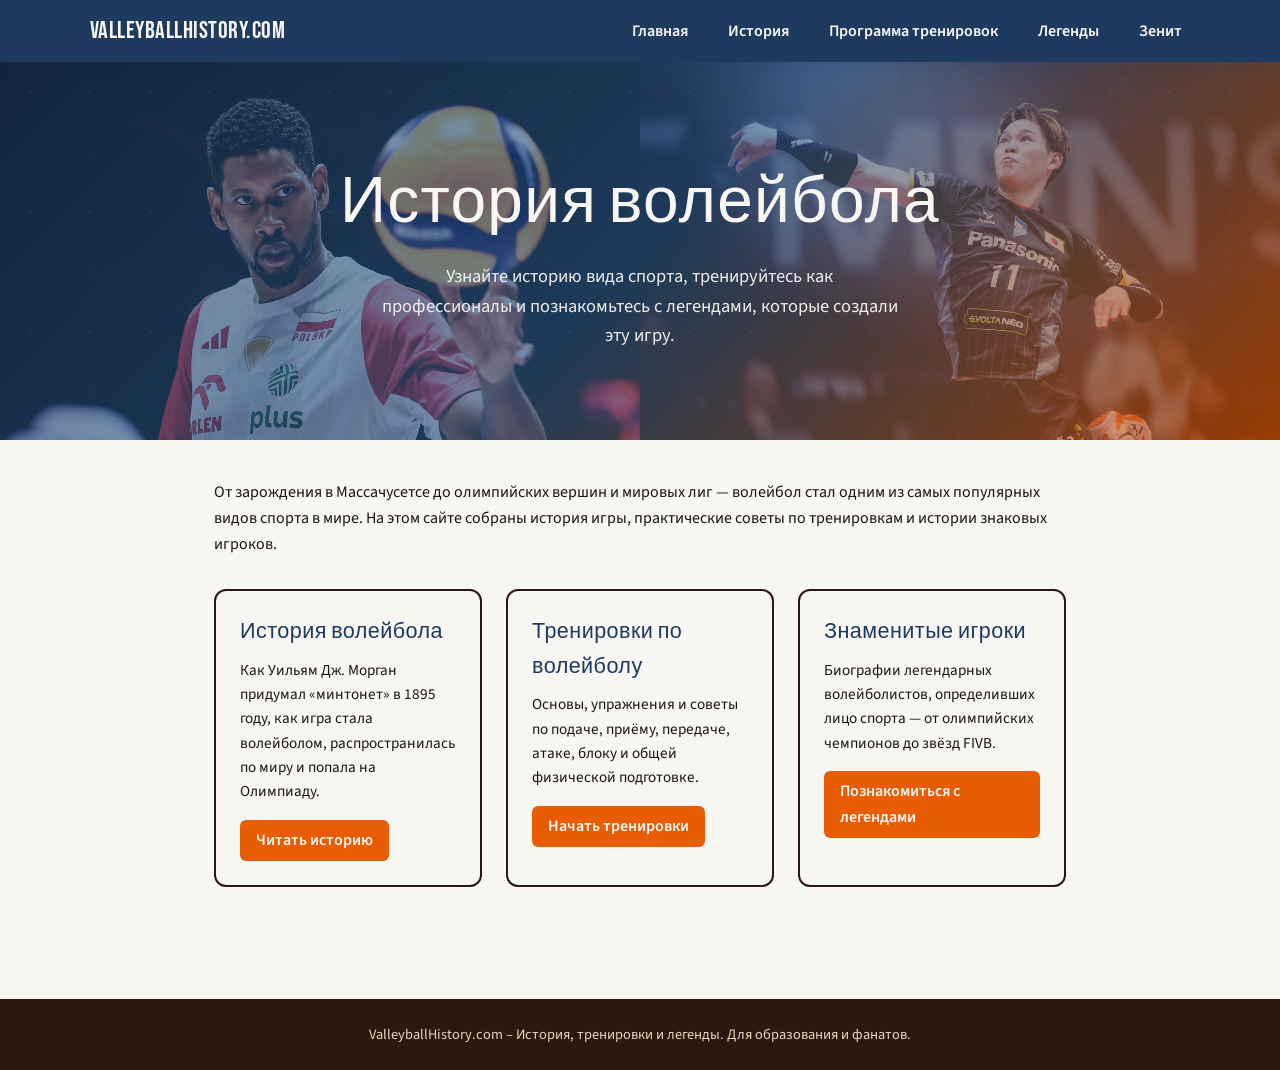
<file: index.html>
<!DOCTYPE html>
<html lang="ru">
<head>
  <meta charset="UTF-8">
  <meta name="viewport" content="width=device-width, initial-scale=1.0">
  <title>ValleyballHistory.com – История, тренировки и легенды</title>
  <link rel="preconnect" href="https://fonts.googleapis.com">
  <link rel="preconnect" href="https://fonts.gstatic.com" crossorigin>
  <link href="https://fonts.googleapis.com/css2?family=Bebas+Neue&family=Source+Sans+3:wght@400;600;700&display=swap" rel="stylesheet">
  <link rel="stylesheet" href="styles.css">
</head>
<body>
  <header class="site-header">
    <div class="nav-inner">
      <a href="index.html" class="nav-brand">ValleyballHistory.com</a>
      <nav>
        <ul class="nav-links">
          <li><a href="index.html">Главная</a></li>
          <li><a href="history.html">История</a></li>
          <li><a href="training.html">Программа тренировок</a></li>
          <li><a href="players.html">Легенды</a></li>
          <li><a href="zenith.html">Зенит</a></li>
        </ul>
      </nav>
    </div>
  </header>

  <section class="hero">
    <div class="hero-content">
      <h1>История волейбола</h1>
      <p>Узнайте историю вида спорта, тренируйтесь как профессионалы и познакомьтесь с легендами, которые создали эту игру.</p>
    </div>
    <div class="hero-duo" aria-hidden="true">
      <!-- ЗДЕСЬ НУЖНО ВСТАВИТЬ ССЫЛКУ НА МАТЕРИАЛ: изображение Вильфредо Леона -->
      <img class="hero-player hero-player--left" src="images/leon.png.jpg" alt="Вильфредо Леон">
      <!-- ЗДЕСЬ НУЖНО ВСТАВИТЬ ССЫЛКУ НА МАТЕРИАЛ: изображение Юджи Нишиды -->
      <img class="hero-player hero-player--right" src="images/nishida.png.jpg" alt="Юджи Нишида">
    </div>
  </section>

  <main class="main-content">
    <p>От зарождения в Массачусетсе до олимпийских вершин и мировых лиг — волейбол стал одним из самых популярных видов спорта в мире. На этом сайте собраны история игры, практические советы по тренировкам и истории знаковых игроков.</p>

    <div class="cards">
      <article class="card">
        <h3>История волейбола</h3>
        <p>Как Уильям Дж. Морган придумал «минтонет» в 1895 году, как игра стала волейболом, распространилась по миру и попала на Олимпиаду.</p>
        <a href="history.html" class="btn">Читать историю</a>
      </article>
      <article class="card">
        <h3>Тренировки по волейболу</h3>
        <p>Основы, упражнения и советы по подаче, приёму, передаче, атаке, блоку и общей физической подготовке.</p>
        <a href="training.html" class="btn">Начать тренировки</a>
      </article>
      <article class="card">
        <h3>Знаменитые игроки</h3>
        <p>Биографии легендарных волейболистов, определивших лицо спорта — от олимпийских чемпионов до звёзд FIVB.</p>
        <a href="players.html" class="btn">Познакомиться с легендами</a>
      </article>
    </div>
  </main>

  <footer class="site-footer">
    <p>ValleyballHistory.com – История, тренировки и легенды. Для образования и фанатов.</p>
  </footer>
</body>
</html>
</file>
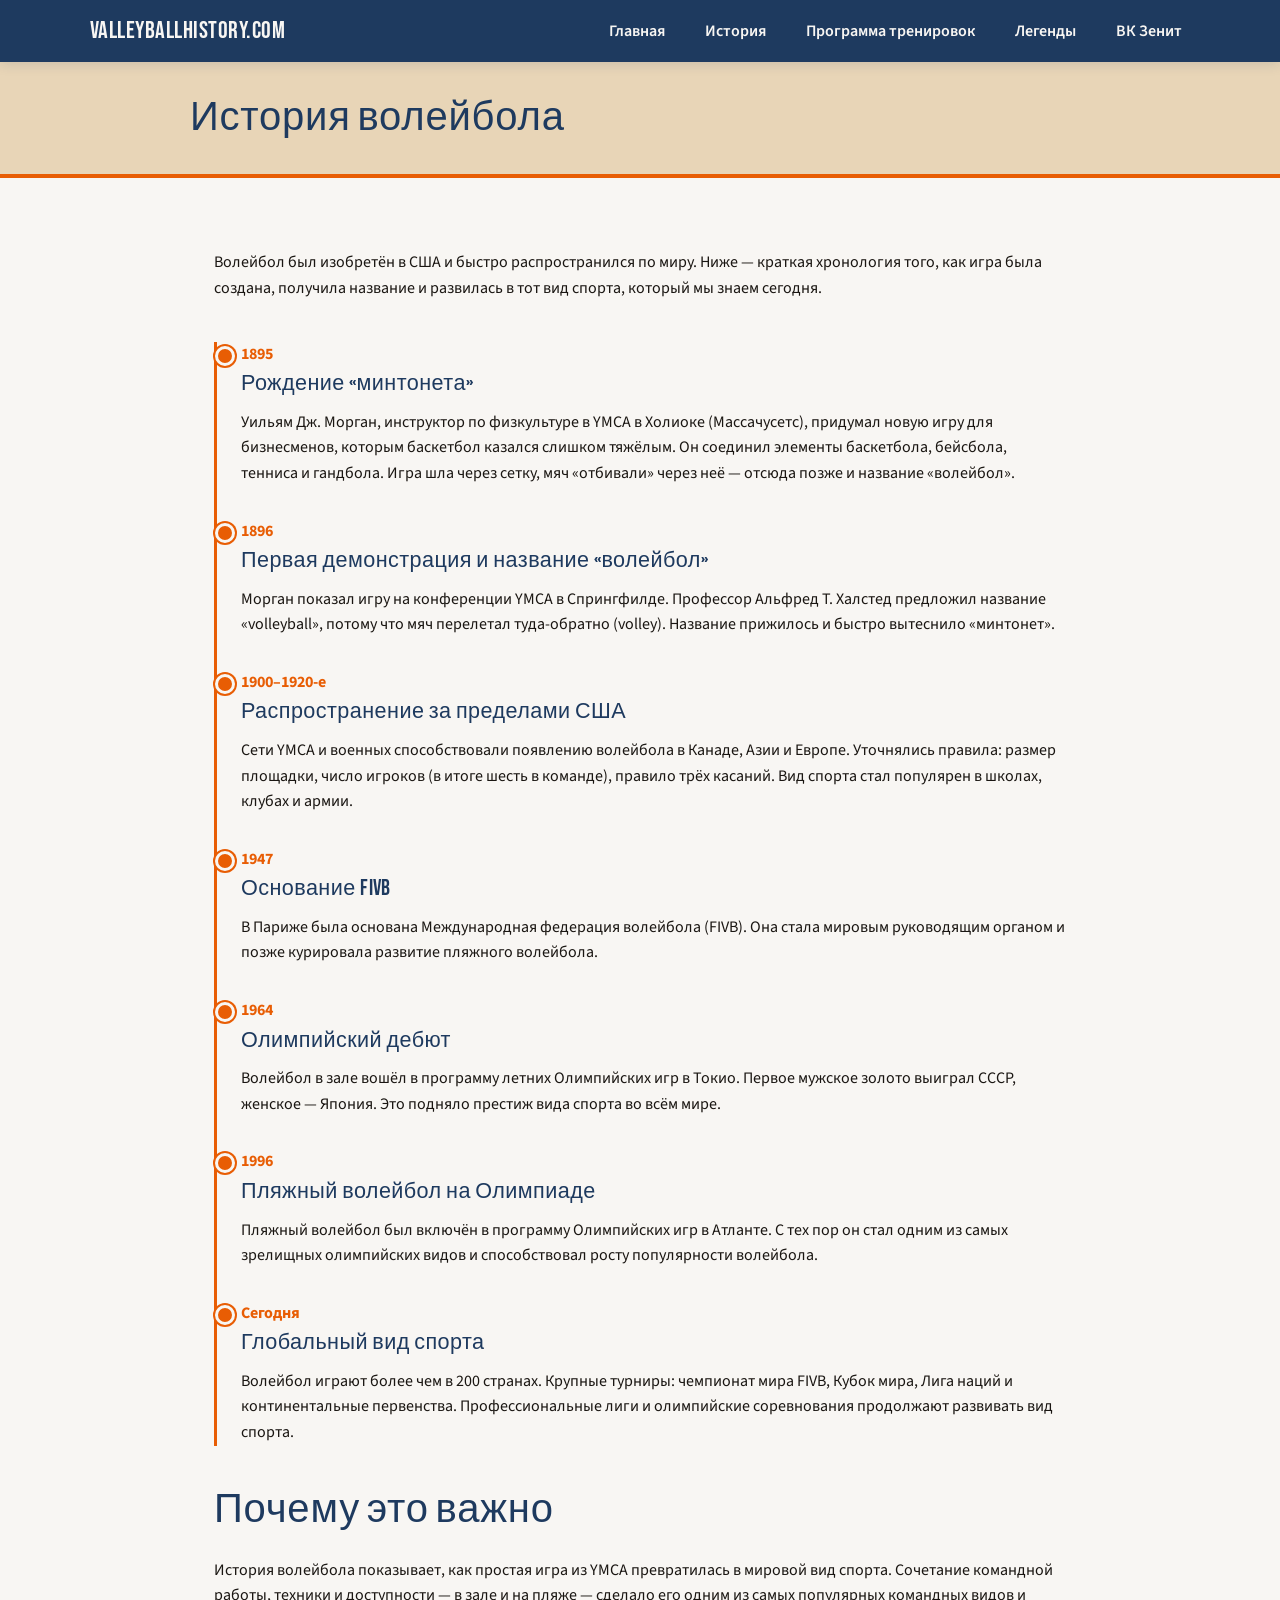
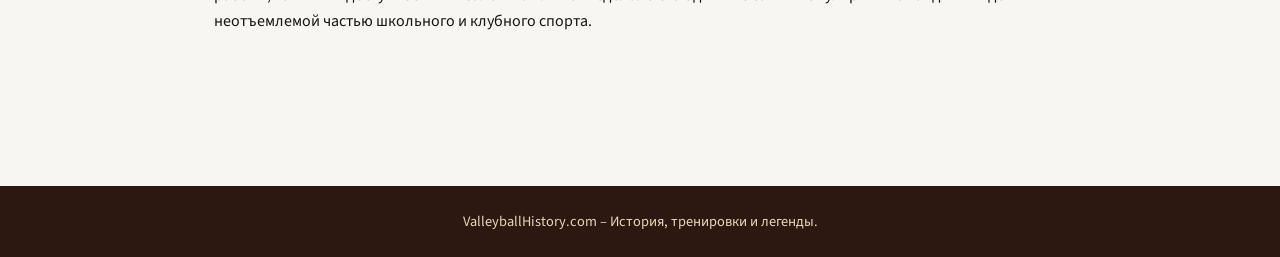
<file: history.html>
<!DOCTYPE html>
<html lang="ru">
<head>
  <meta charset="UTF-8">
  <meta name="viewport" content="width=device-width, initial-scale=1.0">
  <title>История волейбола – ValleyballHistory.com</title>
  <link rel="preconnect" href="https://fonts.googleapis.com">
  <link rel="preconnect" href="https://fonts.gstatic.com" crossorigin>
  <link href="https://fonts.googleapis.com/css2?family=Bebas+Neue&family=Source+Sans+3:wght@400;600;700&display=swap" rel="stylesheet">
  <link rel="stylesheet" href="styles.css">
</head>
<body>
  <header class="site-header">
    <div class="nav-inner">
      <a href="index.html" class="nav-brand">ValleyballHistory.com</a>
      <nav>
        <ul class="nav-links">
          <li><a href="index.html">Главная</a></li>
          <li><a href="history.html">История</a></li>
          <li><a href="training.html">Программа тренировок</a></li>
          <li><a href="players.html">Легенды</a></li>        <li><a href="zenith.html">ВК Зенит</a></li>        </ul>
      </nav>
    </div>
  </header>

  <div class="page-title-strip">
    <h1>История волейбола</h1>
  </div>

  <main class="main-content">
    <div class="section-block">
      <p>Волейбол был изобретён в США и быстро распространился по миру. Ниже — краткая хронология того, как игра была создана, получила название и развилась в тот вид спорта, который мы знаем сегодня.</p>
    </div>

    <div class="timeline">
      <article class="timeline-item">
        <span class="year">1895</span>
        <h3>Рождение «минтонета»</h3>
        <p>Уильям Дж. Морган, инструктор по физкультуре в YMCA в Холиоке (Массачусетс), придумал новую игру для бизнесменов, которым баскетбол казался слишком тяжёлым. Он соединил элементы баскетбола, бейсбола, тенниса и гандбола. Игра шла через сетку, мяч «отбивали» через неё — отсюда позже и название «волейбол».</p>
      </article>
      <article class="timeline-item">
        <span class="year">1896</span>
        <h3>Первая демонстрация и название «волейбол»</h3>
        <p>Морган показал игру на конференции YMCA в Спрингфилде. Профессор Альфред Т. Халстед предложил название «volleyball», потому что мяч перелетал туда-обратно (volley). Название прижилось и быстро вытеснило «минтонет».</p>
      </article>
      <article class="timeline-item">
        <span class="year">1900–1920-е</span>
        <h3>Распространение за пределами США</h3>
        <p>Сети YMCA и военных способствовали появлению волейбола в Канаде, Азии и Европе. Уточнялись правила: размер площадки, число игроков (в итоге шесть в команде), правило трёх касаний. Вид спорта стал популярен в школах, клубах и армии.</p>
      </article>
      <article class="timeline-item">
        <span class="year">1947</span>
        <h3>Основание FIVB</h3>
        <p>В Париже была основана Международная федерация волейбола (FIVB). Она стала мировым руководящим органом и позже курировала развитие пляжного волейбола.</p>
      </article>
      <article class="timeline-item">
        <span class="year">1964</span>
        <h3>Олимпийский дебют</h3>
        <p>Волейбол в зале вошёл в программу летних Олимпийских игр в Токио. Первое мужское золото выиграл СССР, женское — Япония. Это подняло престиж вида спорта во всём мире.</p>
      </article>
      <article class="timeline-item">
        <span class="year">1996</span>
        <h3>Пляжный волейбол на Олимпиаде</h3>
        <p>Пляжный волейбол был включён в программу Олимпийских игр в Атланте. С тех пор он стал одним из самых зрелищных олимпийских видов и способствовал росту популярности волейбола.</p>
      </article>
      <article class="timeline-item">
        <span class="year">Сегодня</span>
        <h3>Глобальный вид спорта</h3>
        <p>Волейбол играют более чем в 200 странах. Крупные турниры: чемпионат мира FIVB, Кубок мира, Лига наций и континентальные первенства. Профессиональные лиги и олимпийские соревнования продолжают развивать вид спорта.</p>
      </article>
    </div>

    <div class="section-block">
      <h2>Почему это важно</h2>
      <p>История волейбола показывает, как простая игра из YMCA превратилась в мировой вид спорта. Сочетание командной работы, техники и доступности — в зале и на пляже — сделало его одним из самых популярных командных видов и неотъемлемой частью школьного и клубного спорта.</p>
    </div>
  </main>

  <footer class="site-footer">
    <p>ValleyballHistory.com – История, тренировки и легенды.</p>
  </footer>
</body>
</html>
</file>
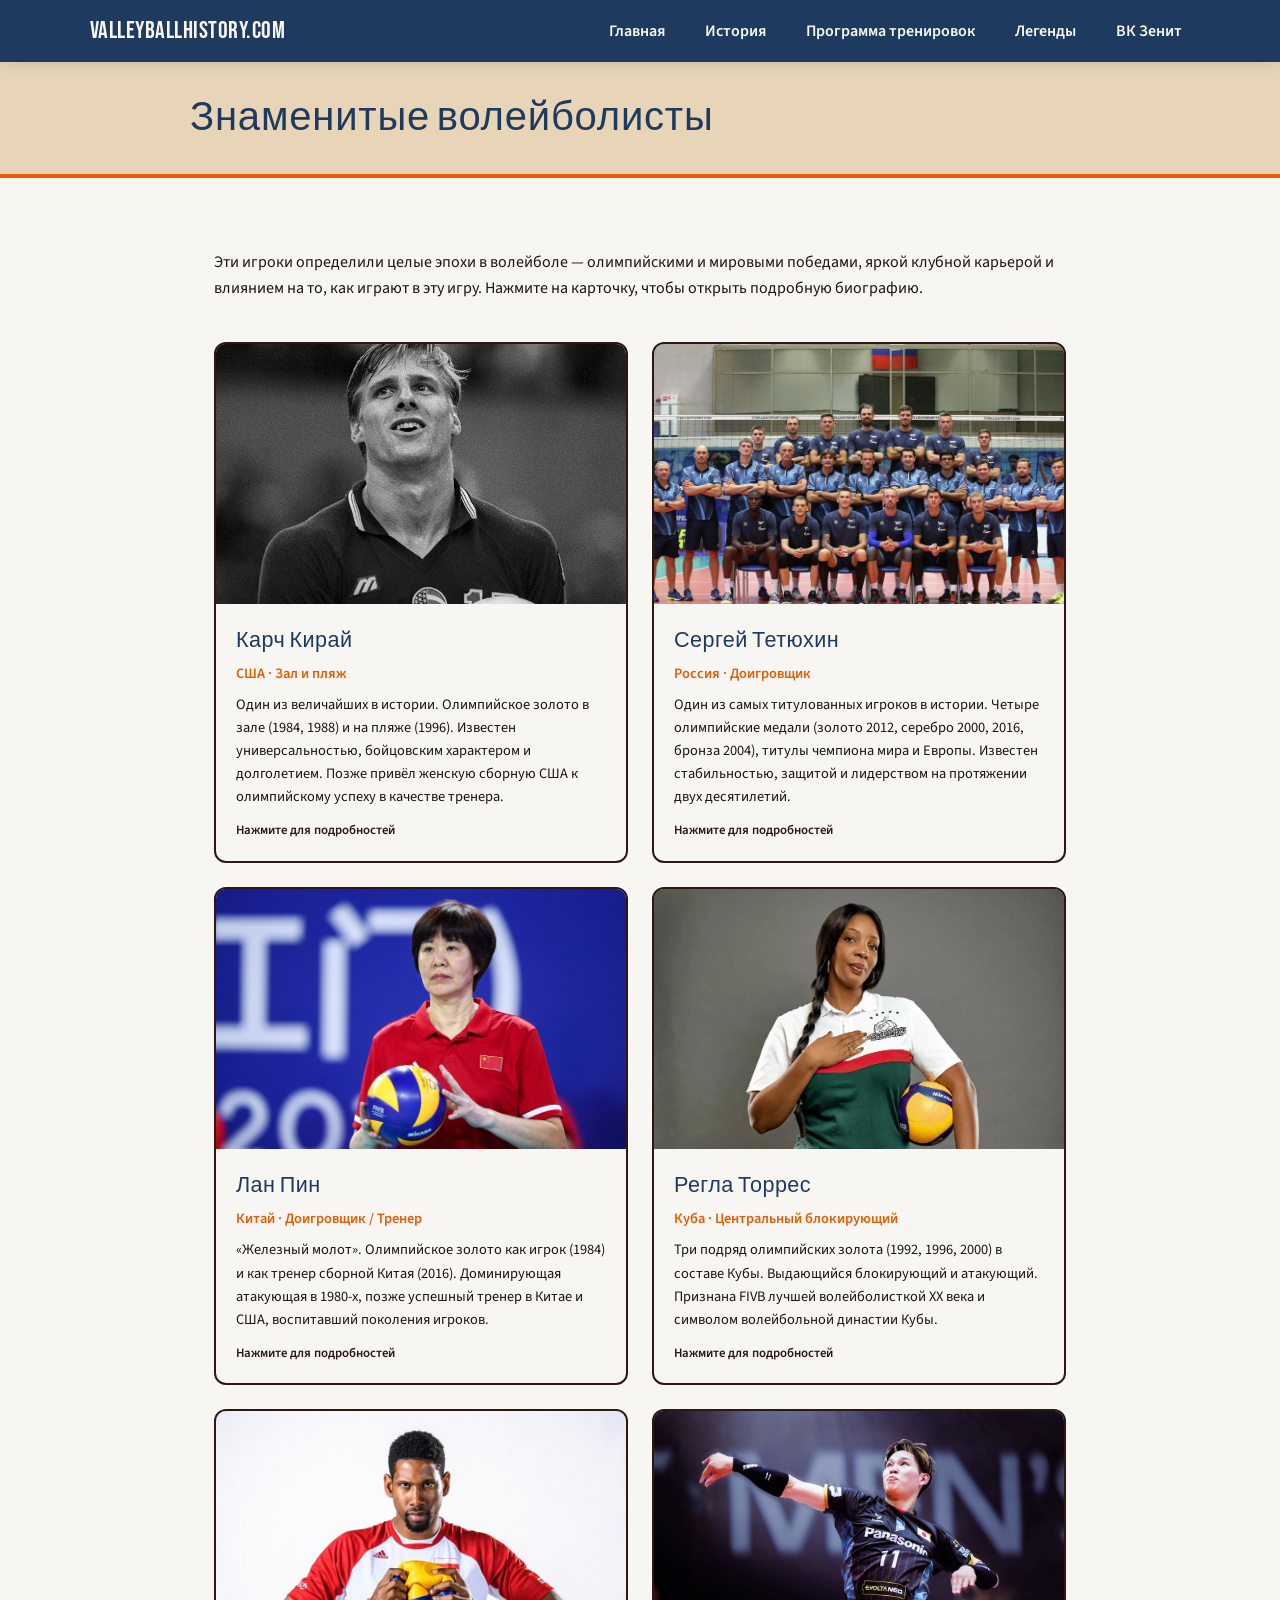
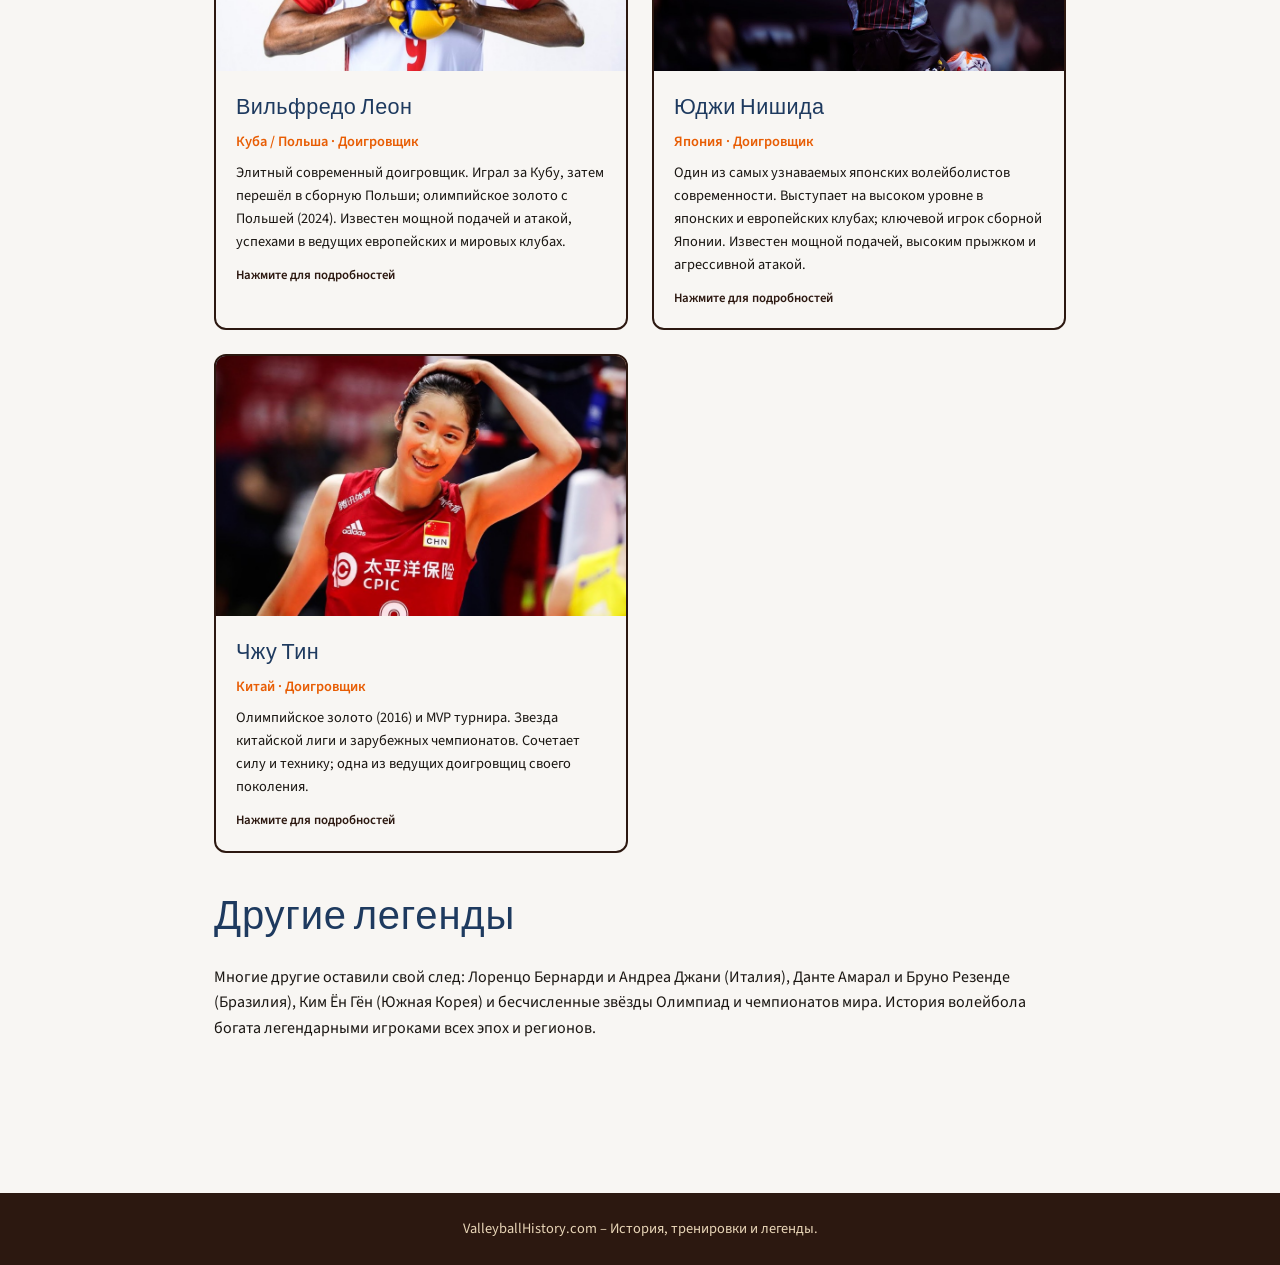
<file: players.html>
<!DOCTYPE html>
<html lang="ru">
<head>
  <meta charset="UTF-8">
  <meta name="viewport" content="width=device-width, initial-scale=1.0">
  <title>Знаменитые волейболисты – ValleyballHistory.com</title>
  <link rel="preconnect" href="https://fonts.googleapis.com">
  <link rel="preconnect" href="https://fonts.gstatic.com" crossorigin>
  <link href="https://fonts.googleapis.com/css2?family=Bebas+Neue&family=Source+Sans+3:wght@400;600;700&display=swap" rel="stylesheet">
  <link rel="stylesheet" href="styles.css">
</head>
<body>
  <header class="site-header">
    <div class="nav-inner">
      <a href="index.html" class="nav-brand">ValleyballHistory.com</a>
      <nav>
        <ul class="nav-links">
          <li><a href="index.html">Главная</a></li>
          <li><a href="history.html">История</a></li>
          <li><a href="training.html">Программа тренировок</a></li>
          <li><a href="players.html">Легенды</a></li>
          <li><a href="zenith.html">ВК Зенит</a></li>
        </ul>
      </nav>
    </div>
  </header>

  <div class="page-title-strip">
    <h1>Знаменитые волейболисты</h1>
  </div>

  <main class="main-content">
    <div class="section-block">
      <p>Эти игроки определили целые эпохи в волейболе — олимпийскими и мировыми победами, яркой клубной карьерой и влиянием на то, как играют в эту игру. Нажмите на карточку, чтобы открыть подробную биографию.</p>
    </div>

    <div class="player-grid">

      <!-- Карч Кирай -->
      <article class="player-card" tabindex="0" role="button" aria-haspopup="dialog" aria-label="Подробнее: Карч Кирай">
        <div class="player-image">
          <img src="images/karch-kiraly.png" style="width:100%; height:100%; object-fit:cover;" alt="Карч Кирай">
        </div>
        <div class="player-body">
          <h3>Карч Кирай</h3>
          <p class="player-meta">США · Зал и пляж</p>
          <p>Один из величайших в истории. Олимпийское золото в зале (1984, 1988) и на пляже (1996). Известен универсальностью, бойцовским характером и долголетием. Позже привёл женскую сборную США к олимпийскому успеху в качестве тренера.</p>
          <p class="player-teaser-hint">Нажмите для подробностей</p>
        </div>
        <template class="player-modal-detail">
          <p>Карлос Альберто «Карч» Кирай — единственный волейболист, ставший олимпийским чемпионом и в зале, и на пляже. В сборной США он играл нападающим и принимал, задавал стандарт на площадке в 1980-х и оставил след в итальянской лиге.</p>
          <p>На пляже в паре с Кентом Стффесом он выиграл золото Атланты-1996. После карьеры игрока работал со сборной США (женской), в том числе на Олимпиаде в Лондоне. Его имя связывают с профессионализмом, чтением игры и способностью выигрывать в разных форматах.</p>
          <ul>
            <li>Олимпиады: золото 1984, 1988 (зал), 1996 (пляж)</li>
            <li>Зал славы волейбола: один из первых индуктов</li>
          </ul>
        </template>
      </article>

      <!-- Сергей Тетюхин -->
      <article class="player-card" tabindex="0" role="button" aria-haspopup="dialog" aria-label="Подробнее: Сергей Тетюхин">
        <div class="player-image">
          <img src="images/tetyukhin-replacement.jpg" style="width:100%; height:100%; object-fit:cover;" alt="Сергей Тетюхин">
        </div>
        <div class="player-body">
          <h3>Сергей Тетюхин</h3>
          <p class="player-meta">Россия · Доигровщик</p>
          <p>Один из самых титулованных игроков в истории. Четыре олимпийские медали (золото 2012, серебро 2000, 2016, бронза 2004), титулы чемпиона мира и Европы. Известен стабильностью, защитой и лидерством на протяжении двух десятилетий.</p>
          <p class="player-teaser-hint">Нажмите для подробностей</p>
        </div>
        <template class="player-modal-detail">
          <p>Тетюхин долгие годы был опорой российской сборной и казанского «Зенита»: надёжный приём, игра в защите и холоднокровие в решающих партиях.</p>
          <p>Он участвовал в пяти Олимпиадах и завоевал полный комплект медалей плюс золото Лондона в составе команды, которую часто называли «золотым поколением» российского волейбола.</p>
          <ul>
            <li>Олимпиады: золото 2012, серебро 2000 и 2016, бронза 2004</li>
            <li>Чемпион мира, Европы, многократный победитель Лиги чемпионов</li>
          </ul>
        </template>
      </article>

      <!-- Лан Пин -->
      <article class="player-card" tabindex="0" role="button" aria-haspopup="dialog" aria-label="Подробнее: Лан Пин">
        <div class="player-image">
          <img src="images/lang-ping.png" style="width:100%; height:100%; object-fit:cover;" alt="Лан Пин">
        </div>
        <div class="player-body">
          <h3>Лан Пин</h3>
          <p class="player-meta">Китай · Доигровщик / Тренер</p>
          <p>«Железный молот». Олимпийское золото как игрок (1984) и как тренер сборной Китая (2016). Доминирующая атакующая в 1980-х, позже успешный тренер в Китае и США, воспитавший поколения игроков.</p>
          <p class="player-teaser-hint">Нажмите для подробностей</p>
        </div>
        <template class="player-modal-detail">
          <p>Лан Пин вошла в историю как символ китайского волейбола: в 1980-х её удар называли одним из сильнейших в мире, а сборная Китая брала олимпийское золото в Лос-Анджелесе.</p>
          <p>После карьеры игрока она работала тренером в США и Китае, приведя национальную команду к золоту Рио-2016. Её путь сочетает спортивное величие и тренерскую репутацию мирового уровня.</p>
          <ul>
            <li>Олимпийское золото 1984 как игрок</li>
            <li>Олимпийское золото 2016 как главный тренер</li>
          </ul>
        </template>
      </article>

      <!-- Регла Торрес -->
      <article class="player-card" tabindex="0" role="button" aria-haspopup="dialog" aria-label="Подробнее: Регла Торрес">
        <div class="player-image">
          <img src="images/regla-torres.png" style="width:100%; height:100%; object-fit:cover;" alt="Регла Торрес">
        </div>
        <div class="player-body">
          <h3>Регла Торрес</h3>
          <p class="player-meta">Куба · Центральный блокирующий</p>
          <p>Три подряд олимпийских золота (1992, 1996, 2000) в составе Кубы. Выдающийся блокирующий и атакующий. Признана FIVB лучшей волейболисткой XX века и символом волейбольной династии Кубы.</p>
          <p class="player-teaser-hint">Нажмите для подробностей</p>
        </div>
        <template class="player-modal-detail">
          <p>Регла Торрес — центральная фигура «золотой» кубинской сборной, которая доминировала на Олимпиадах и чемпионатах мира. Её работа на блоке и в быстрой атаке задавала тон команде.</p>
          <p>FIVB назвала её волейболисткой столетия: три олимпийских титула подряд, множество наград на чемпионатах мира и Кубках мира закрепили её статус легенды.</p>
          <ul>
            <li>Олимпийское золото 1992, 1996, 2000</li>
            <li>Лучшая волейболистка XX века по версии FIVB</li>
          </ul>
        </template>
      </article>

      <!-- Вильфредо Леон -->
      <article class="player-card" tabindex="0" role="button" aria-haspopup="dialog" aria-label="Подробнее: Вильфредо Леон">
        <div class="player-image">
          <img src="images/wilfredo-leon.png" style="width:100%; height:100%; object-fit:cover;" alt="Вильфредо Леон">
        </div>
        <div class="player-body">
          <h3>Вильфредо Леон</h3>
          <p class="player-meta">Куба / Польша · Доигровщик</p>
          <p>Элитный современный доигровщик. Играл за Кубу, затем перешёл в сборную Польши; олимпийское золото с Польшей (2024). Известен мощной подачей и атакой, успехами в ведущих европейских и мировых клубах.</p>
          <p class="player-teaser-hint">Нажмите для подробностей</p>
        </div>
        <template class="player-modal-detail">
          <p>Леон сочетает физику, прыжок и агрессию в подаче и атаке, из-за чего его называют одним из сильнейших доигровщиков современности.</p>
          <p>После юношеской и молодёжной карьеры за Кубу он получил польское гражданство и стал лидером сборной Польши, в том числе в олимпийском цикле с золотом Парижа-2024. В клубах выигрывал Лигу чемпионов и национальные титулы.</p>
          <ul>
            <li>Олимпийское золото с Польшей (2024)</li>
            <li>Победитель Лиги чемпионов, многократный чемпион Италии и Польши</li>
          </ul>
        </template>
      </article>

      <!-- Юджи Нишида -->
      <article class="player-card" tabindex="0" role="button" aria-haspopup="dialog" aria-label="Подробнее: Юджи Нишида">
        <div class="player-image">
          <img src="images/nishida.png.jpg" style="width:100%; height:100%; object-fit:cover;" alt="Юджи Нишида">
        </div>
        <div class="player-body">
          <h3>Юджи Нишида</h3>
          <p class="player-meta">Япония · Доигровщик</p>
          <p>Один из самых узнаваемых японских волейболистов современности. Выступает на высоком уровне в японских и европейских клубах; ключевой игрок сборной Японии. Известен мощной подачей, высоким прыжком и агрессивной атакой.</p>
          <p class="player-teaser-hint">Нажмите для подробностей</p>
        </div>
        <template class="player-modal-detail">
          <p>Юджи Нишида родился 30 января 2000 года в префектуре Миэ. Прославился как доигровщик с сильной подачей и ударом; играл за «JTEKT Stings», «Милан» и другие клубы.</p>
          <p>В сборной Японии участвовал в Олимпийских играх (Токио-2020, Париж-2024), чемпионатах мира и Лиге наций. Его стиль привлёк внимание к мужскому волейболу в Японии и за её пределами.</p>
          <ul>
            <li>Участник Олимпийских игр 2020 и 2024</li>
            <li>Чемпионат мира, Волейбольная лига наций, клубные титулы в Японии и Европе</li>
          </ul>
        </template>
      </article>

      <!-- Чжу Тин -->
      <article class="player-card" tabindex="0" role="button" aria-haspopup="dialog" aria-label="Подробнее: Чжу Тин">
        <div class="player-image">
          <img src="images/zhu-ting.png" style="width:100%; height:100%; object-fit:cover;" alt="Чжу Тин">
        </div>
        <div class="player-body">
          <h3>Чжу Тин</h3>
          <p class="player-meta">Китай · Доигровщик</p>
          <p>Олимпийское золото (2016) и MVP турнира. Звезда китайской лиги и зарубежных чемпионатов. Сочетает силу и технику; одна из ведущих доигровщиц своего поколения.</p>
          <p class="player-teaser-hint">Нажмите для подробностей</p>
        </div>
        <template class="player-modal-detail">
          <p>Чжу Тин стала символом возвращения Китая на олимпийский пьедестал в Рио: в решающих матчах она набирала очки в атаке и задачала уверенность команде.</p>
          <p>Карьера в турецкой и итальянской лигах укрепила её статус звезды мирового уровня. Награды MVP на клубном и национальном уровне отражают её роль в игре.</p>
          <ul>
            <li>Олимпийское золото 2016, MVP Олимпиады</li>
            <li>Победительница Кубка мира и Всемирного кубка с сборной</li>
          </ul>
        </template>
      </article>
    </div>

    <div class="section-block" style="margin-top: 2rem;">
      <h2>Другие легенды</h2>
      <p>Многие другие оставили свой след: Лоренцо Бернарди и Андреа Джани (Италия), Данте Амарал и Бруно Резенде (Бразилия), Ким Ён Гён (Южная Корея) и бесчисленные звёзды Олимпиад и чемпионатов мира. История волейбола богата легендарными игроками всех эпох и регионов.</p>
    </div>
  </main>

  <!-- Модальное окно -->
  <div id="player-modal" class="player-modal" hidden role="dialog" aria-modal="true" aria-labelledby="player-modal-title">
    <div class="player-modal__backdrop" tabindex="-1"></div>
    <div class="player-modal__dialog">
      <button type="button" class="player-modal__close" aria-label="Закрыть">&times;</button>
      <div class="player-modal__photo-slot" id="player-modal-photo-slot"></div>
      <h2 id="player-modal-title"></h2>
      <p class="player-modal__meta" id="player-modal-meta"></p>
      <div class="player-modal__body" id="player-modal-body"></div>
    </div>
  </div>

  <footer class="site-footer">
    <p>ValleyballHistory.com – История, тренировки и легенды.</p>
  </footer>

  <script>
    (function () {
      var modal = document.getElementById('player-modal');
      if (!modal) return;
      var backdrop = modal.querySelector('.player-modal__backdrop');
      var closeBtn = modal.querySelector('.player-modal__close');
      var photoSlot = document.getElementById('player-modal-photo-slot');
      var titleEl = document.getElementById('player-modal-title');
      var metaEl = document.getElementById('player-modal-meta');
      var bodyEl = document.getElementById('player-modal-body');
      var cards = document.querySelectorAll('.player-card');
      var lastFocus = null;

      function openModal(card) {
        lastFocus = document.activeElement;
        var h3 = card.querySelector('h3');
        var meta = card.querySelector('.player-meta');
        var tmpl = card.querySelector('.player-modal-detail');
        var imgWrap = card.querySelector('.player-image');
        titleEl.textContent = h3 ? h3.textContent : '';
        metaEl.textContent = meta ? meta.textContent : '';
        photoSlot.innerHTML = '';
        if (imgWrap) {
          photoSlot.appendChild(imgWrap.cloneNode(true));
        }
        bodyEl.innerHTML = '';
        if (tmpl && tmpl.content) {
          bodyEl.appendChild(tmpl.content.cloneNode(true));
        }
        modal.hidden = false;
        document.body.style.overflow = 'hidden';
        closeBtn.focus();
      }

      function closeModal() {
        modal.hidden = true;
        document.body.style.overflow = '';
        if (lastFocus && typeof lastFocus.focus === 'function') {
          lastFocus.focus();
        }
      }

      cards.forEach(function (card) {
        card.addEventListener('click', function () {
          openModal(card);
        });
        card.addEventListener('keydown', function (e) {
          if (e.key === 'Enter' || e.key === ' ') {
            e.preventDefault();
            openModal(card);
          }
        });
      });

      closeBtn.addEventListener('click', closeModal);
      backdrop.addEventListener('click', closeModal);
      modal.addEventListener('keydown', function (e) {
        if (e.key === 'Escape') {
          closeModal();
        }
      });
    })();
  </script>
</body>
</html>
</file>
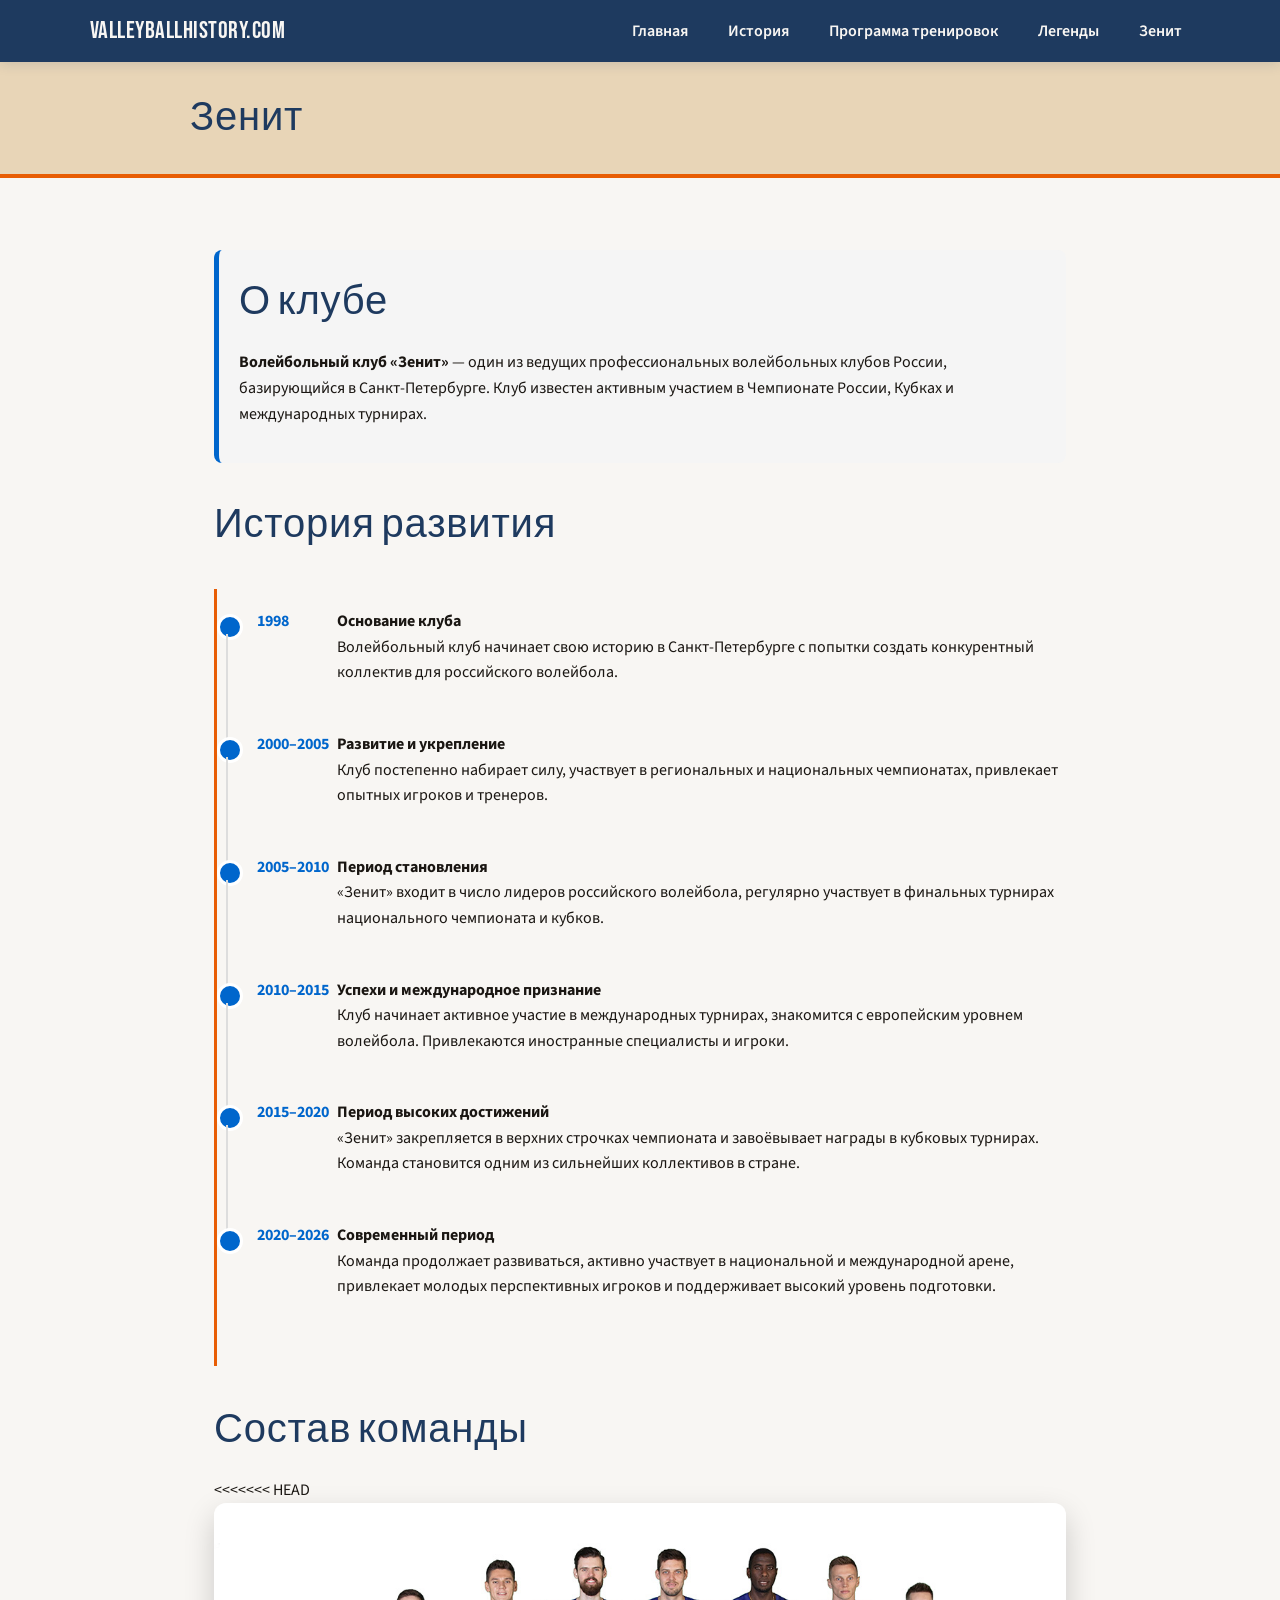
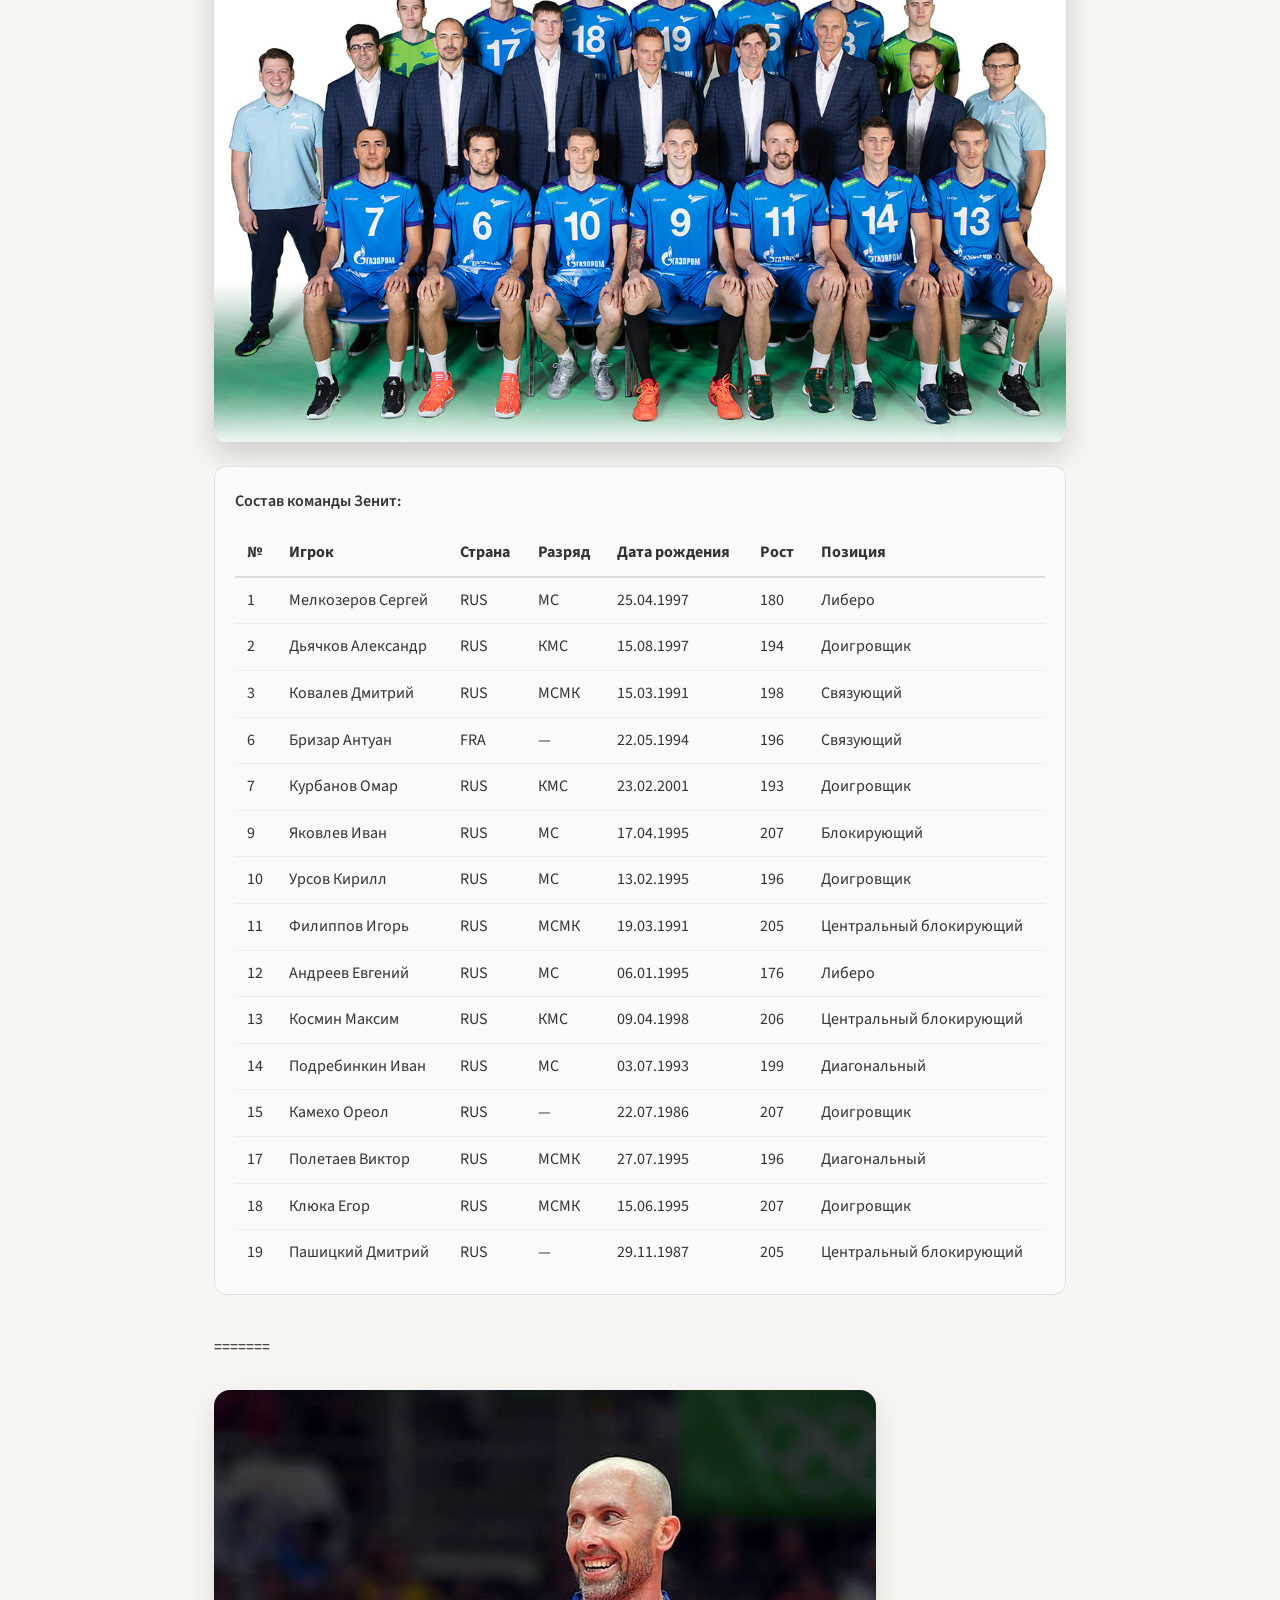
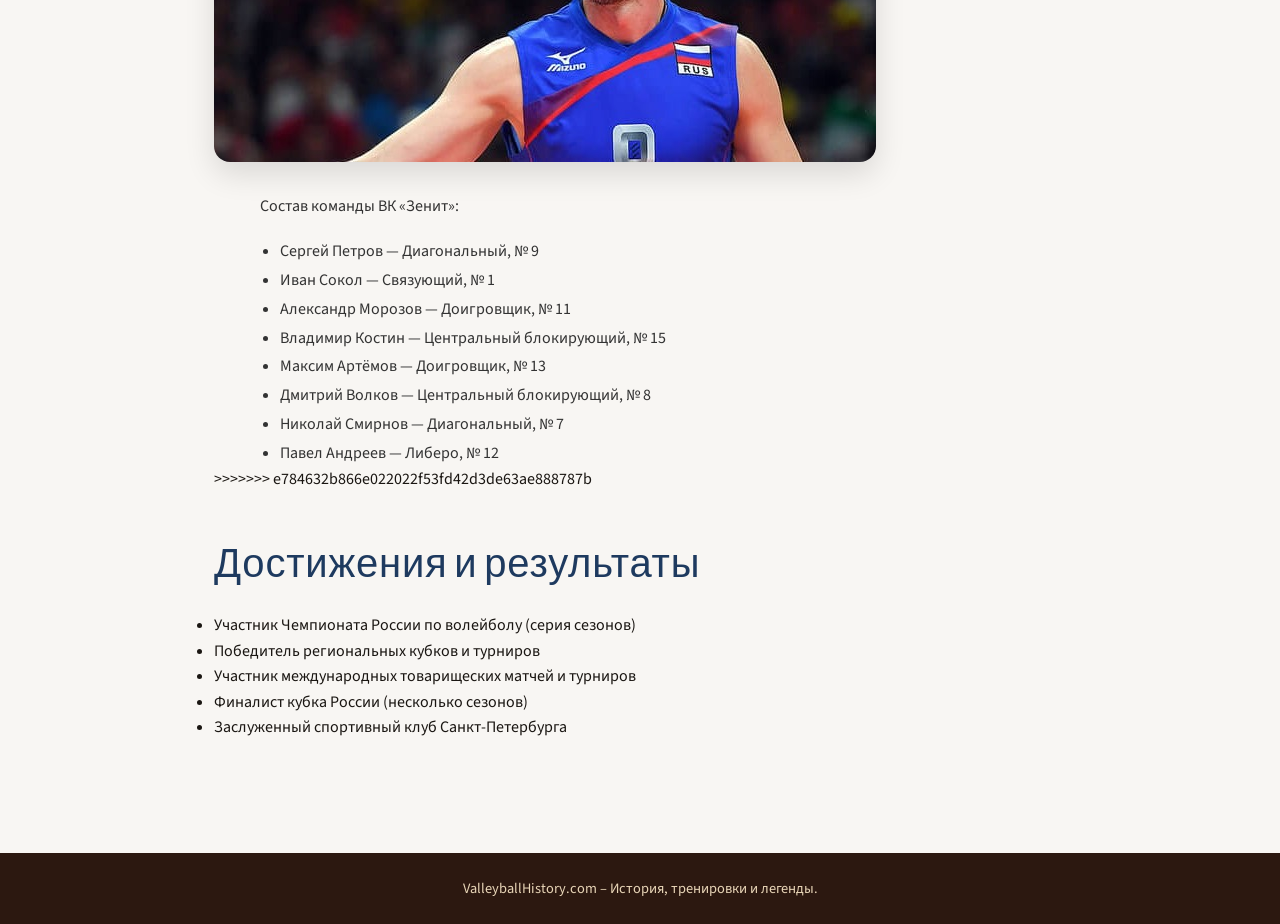
<file: zenith.html>
<!DOCTYPE html>
<html lang="ru">
<head>
  <meta charset="UTF-8">
  <meta name="viewport" content="width=device-width, initial-scale=1.0">
  <title>ВК Зенит – История и состав – ValleyballHistory.com</title>
  <link rel="preconnect" href="https://fonts.googleapis.com">
  <link rel="preconnect" href="https://fonts.gstatic.com" crossorigin>
  <link href="https://fonts.googleapis.com/css2?family=Bebas+Neue&family=Source+Sans+3:wght@400;600;700&display=swap" rel="stylesheet">
  <link rel="stylesheet" href="styles.css">
  <style>
    .club-info {
      background: #f5f5f5;
      padding: 20px;
      border-radius: 8px;
      margin-bottom: 30px;
      border-left: 5px solid #0066cc;
    }
    .club-logo {
      max-width: 200px;
      margin: 20px 0;
    }
    .timeline {
      position: relative;
      padding: 20px 0;
    }
    .timeline-event {
      display: flex;
      margin-bottom: 30px;
      padding-left: 40px;
      position: relative;
    }
    .timeline-event::before {
      content: '';
      position: absolute;
      left: 0;
      top: 5px;
      width: 20px;
      height: 20px;
      background: #0066cc;
      border-radius: 50%;
      border: 3px solid white;
    }
    .timeline-event:not(:last-child)::after {
      content: '';
      position: absolute;
      left: 9px;
      top: 25px;
      width: 2px;
      height: calc(100% + 20px);
      background: #ddd;
    }
    .timeline-year {
      font-weight: 700;
      color: #0066cc;
      min-width: 80px;
    }
    .timeline-text {
      flex: 1;
    }
  </style>
</head>
<body>
<header class="site-header">
<div class="nav-inner">
<a href="index.html" class="nav-brand">ValleyballHistory.com</a>
<nav>
<ul class="nav-links">
<li><a href="index.html">Главная</a></li>
<li><a href="history.html">История</a></li>
<li><a href="training.html">Программа тренировок</a></li>
<li><a href="players.html">Легенды</a></li>
<li><a href="zenith.html">Зенит</a></li>
</ul>
</nav>
</div>
</header>

<div class="page-title-strip">
<h1>Зенит</h1>
</div>

<main class="main-content">

<!-- История клуба -->
<section class="club-info">
<h2>О клубе</h2>
<p><strong>Волейбольный клуб «Зенит»</strong> — один из ведущих профессиональных волейбольных клубов России, базирующийся в Санкт-Петербурге. Клуб известен активным участием в Чемпионате России, Кубках и международных турнирах.</p>
</section>

<!-- График развития -->
<h2>История развития</h2>
<div class="timeline">

<div class="timeline-event">
<div class="timeline-year">1998</div>
<div class="timeline-text">
<strong>Основание клуба</strong>
<p>Волейбольный клуб начинает свою историю в Санкт-Петербурге с попытки создать конкурентный коллектив для российского волейбола.</p>
</div>
</div>

<div class="timeline-event">
<div class="timeline-year">2000–2005</div>
<div class="timeline-text">
<strong>Развитие и укрепление</strong>
<p>Клуб постепенно набирает силу, участвует в региональных и национальных чемпионатах, привлекает опытных игроков и тренеров.</p>
</div>
</div>

<div class="timeline-event">
<div class="timeline-year">2005–2010</div>
<div class="timeline-text">
<strong>Период становления</strong>
<p>«Зенит» входит в число лидеров российского волейбола, регулярно участвует в финальных турнирах национального чемпионата и кубков.</p>
</div>
</div>

<div class="timeline-event">
<div class="timeline-year">2010–2015</div>
<div class="timeline-text">
<strong>Успехи и международное признание</strong>
<p>Клуб начинает активное участие в международных турнирах, знакомится с европейским уровнем волейбола. Привлекаются иностранные специалисты и игроки.</p>
</div>
</div>

<div class="timeline-event">
<div class="timeline-year">2015–2020</div>
<div class="timeline-text">
<strong>Период высоких достижений</strong>
<p>«Зенит» закрепляется в верхних строчках чемпионата и завоёвывает награды в кубковых турнирах. Команда становится одним из сильнейших коллективов в стране.</p>
</div>
</div>

<div class="timeline-event">
<div class="timeline-year">2020–2026</div>
<div class="timeline-text">
<strong>Современный период</strong>
<p>Команда продолжает развиваться, активно участвует в национальной и международной арене, привлекает молодых перспективных игроков и поддерживает высокий уровень подготовки.</p>
</div>
</div>

</div>

<!-- Состав команды -->
<h2>Состав команды</h2>

<<<<<<< HEAD
<section class="team-roster" style="max-width: 860px; margin: 0 auto 40px; color: #333;">
  <div class="team-photo" style="text-align:center; margin-bottom: 24px;">
    <img src="VCZenit-SPb-Team-2020-new4.jpg" alt="Команда Зенит" style="max-width:100%; height:auto; border-radius:12px; box-shadow: 0 12px 30px rgba(0,0,0,0.18);">
  </div>
  <div class="team-list" style="background:#fafafa; padding:22px 20px 18px; border-radius:12px; border:1px solid #e1e1e1;">
    <p style="font-size:1rem; margin-bottom: 16px; font-weight:600;">Состав команды Зенит:</p>
    <div style="overflow-x:auto;">
      <table style="width:100%; border-collapse:collapse; min-width: 700px;">
        <thead>
          <tr>
            <th style="text-align:left; padding:10px 12px; border-bottom:2px solid #ddd;">№</th>
            <th style="text-align:left; padding:10px 12px; border-bottom:2px solid #ddd;">Игрок</th>
            <th style="text-align:left; padding:10px 12px; border-bottom:2px solid #ddd;">Страна</th>
            <th style="text-align:left; padding:10px 12px; border-bottom:2px solid #ddd;">Разряд</th>
            <th style="text-align:left; padding:10px 12px; border-bottom:2px solid #ddd;">Дата рождения</th>
            <th style="text-align:left; padding:10px 12px; border-bottom:2px solid #ddd;">Рост</th>
            <th style="text-align:left; padding:10px 12px; border-bottom:2px solid #ddd;">Позиция</th>
          </tr>
        </thead>
        <tbody>
          <tr>
            <td style="padding:10px 12px; border-bottom:1px solid #eee;">1</td>
            <td style="padding:10px 12px; border-bottom:1px solid #eee;">Мелкозеров Сергей</td>
            <td style="padding:10px 12px; border-bottom:1px solid #eee;">RUS</td>
            <td style="padding:10px 12px; border-bottom:1px solid #eee;">МС</td>
            <td style="padding:10px 12px; border-bottom:1px solid #eee;">25.04.1997</td>
            <td style="padding:10px 12px; border-bottom:1px solid #eee;">180</td>
            <td style="padding:10px 12px; border-bottom:1px solid #eee;">Либеро</td>
          </tr>
          <tr>
            <td style="padding:10px 12px; border-bottom:1px solid #eee;">2</td>
            <td style="padding:10px 12px; border-bottom:1px solid #eee;">Дьячков Александр</td>
            <td style="padding:10px 12px; border-bottom:1px solid #eee;">RUS</td>
            <td style="padding:10px 12px; border-bottom:1px solid #eee;">КМС</td>
            <td style="padding:10px 12px; border-bottom:1px solid #eee;">15.08.1997</td>
            <td style="padding:10px 12px; border-bottom:1px solid #eee;">194</td>
            <td style="padding:10px 12px; border-bottom:1px solid #eee;">Доигровщик</td>
          </tr>
          <tr>
            <td style="padding:10px 12px; border-bottom:1px solid #eee;">3</td>
            <td style="padding:10px 12px; border-bottom:1px solid #eee;">Ковалев Дмитрий</td>
            <td style="padding:10px 12px; border-bottom:1px solid #eee;">RUS</td>
            <td style="padding:10px 12px; border-bottom:1px solid #eee;">МСМК</td>
            <td style="padding:10px 12px; border-bottom:1px solid #eee;">15.03.1991</td>
            <td style="padding:10px 12px; border-bottom:1px solid #eee;">198</td>
            <td style="padding:10px 12px; border-bottom:1px solid #eee;">Связующий</td>
          </tr>
          <tr>
            <td style="padding:10px 12px; border-bottom:1px solid #eee;">6</td>
            <td style="padding:10px 12px; border-bottom:1px solid #eee;">Бризар Антуан</td>
            <td style="padding:10px 12px; border-bottom:1px solid #eee;">FRA</td>
            <td style="padding:10px 12px; border-bottom:1px solid #eee;">—</td>
            <td style="padding:10px 12px; border-bottom:1px solid #eee;">22.05.1994</td>
            <td style="padding:10px 12px; border-bottom:1px solid #eee;">196</td>
            <td style="padding:10px 12px; border-bottom:1px solid #eee;">Связующий</td>
          </tr>
          <tr>
            <td style="padding:10px 12px; border-bottom:1px solid #eee;">7</td>
            <td style="padding:10px 12px; border-bottom:1px solid #eee;">Курбанов Омар</td>
            <td style="padding:10px 12px; border-bottom:1px solid #eee;">RUS</td>
            <td style="padding:10px 12px; border-bottom:1px solid #eee;">КМС</td>
            <td style="padding:10px 12px; border-bottom:1px solid #eee;">23.02.2001</td>
            <td style="padding:10px 12px; border-bottom:1px solid #eee;">193</td>
            <td style="padding:10px 12px; border-bottom:1px solid #eee;">Доигровщик</td>
          </tr>
          <tr>
            <td style="padding:10px 12px; border-bottom:1px solid #eee;">9</td>
            <td style="padding:10px 12px; border-bottom:1px solid #eee;">Яковлев Иван</td>
            <td style="padding:10px 12px; border-bottom:1px solid #eee;">RUS</td>
            <td style="padding:10px 12px; border-bottom:1px solid #eee;">МС</td>
            <td style="padding:10px 12px; border-bottom:1px solid #eee;">17.04.1995</td>
            <td style="padding:10px 12px; border-bottom:1px solid #eee;">207</td>
            <td style="padding:10px 12px; border-bottom:1px solid #eee;">Блокирующий</td>
          </tr>
          <tr>
            <td style="padding:10px 12px; border-bottom:1px solid #eee;">10</td>
            <td style="padding:10px 12px; border-bottom:1px solid #eee;">Урсов Кирилл</td>
            <td style="padding:10px 12px; border-bottom:1px solid #eee;">RUS</td>
            <td style="padding:10px 12px; border-bottom:1px solid #eee;">МС</td>
            <td style="padding:10px 12px; border-bottom:1px solid #eee;">13.02.1995</td>
            <td style="padding:10px 12px; border-bottom:1px solid #eee;">196</td>
            <td style="padding:10px 12px; border-bottom:1px solid #eee;">Доигровщик</td>
          </tr>
          <tr>
            <td style="padding:10px 12px; border-bottom:1px solid #eee;">11</td>
            <td style="padding:10px 12px; border-bottom:1px solid #eee;">Филиппов Игорь</td>
            <td style="padding:10px 12px; border-bottom:1px solid #eee;">RUS</td>
            <td style="padding:10px 12px; border-bottom:1px solid #eee;">МСМК</td>
            <td style="padding:10px 12px; border-bottom:1px solid #eee;">19.03.1991</td>
            <td style="padding:10px 12px; border-bottom:1px solid #eee;">205</td>
            <td style="padding:10px 12px; border-bottom:1px solid #eee;">Центральный блокирующий</td>
          </tr>
          <tr>
            <td style="padding:10px 12px; border-bottom:1px solid #eee;">12</td>
            <td style="padding:10px 12px; border-bottom:1px solid #eee;">Андреев Евгений</td>
            <td style="padding:10px 12px; border-bottom:1px solid #eee;">RUS</td>
            <td style="padding:10px 12px; border-bottom:1px solid #eee;">МС</td>
            <td style="padding:10px 12px; border-bottom:1px solid #eee;">06.01.1995</td>
            <td style="padding:10px 12px; border-bottom:1px solid #eee;">176</td>
            <td style="padding:10px 12px; border-bottom:1px solid #eee;">Либеро</td>
          </tr>
          <tr>
            <td style="padding:10px 12px; border-bottom:1px solid #eee;">13</td>
            <td style="padding:10px 12px; border-bottom:1px solid #eee;">Космин Максим</td>
            <td style="padding:10px 12px; border-bottom:1px solid #eee;">RUS</td>
            <td style="padding:10px 12px; border-bottom:1px solid #eee;">КМС</td>
            <td style="padding:10px 12px; border-bottom:1px solid #eee;">09.04.1998</td>
            <td style="padding:10px 12px; border-bottom:1px solid #eee;">206</td>
            <td style="padding:10px 12px; border-bottom:1px solid #eee;">Центральный блокирующий</td>
          </tr>
          <tr>
            <td style="padding:10px 12px; border-bottom:1px solid #eee;">14</td>
            <td style="padding:10px 12px; border-bottom:1px solid #eee;">Подребинкин Иван</td>
            <td style="padding:10px 12px; border-bottom:1px solid #eee;">RUS</td>
            <td style="padding:10px 12px; border-bottom:1px solid #eee;">МС</td>
            <td style="padding:10px 12px; border-bottom:1px solid #eee;">03.07.1993</td>
            <td style="padding:10px 12px; border-bottom:1px solid #eee;">199</td>
            <td style="padding:10px 12px; border-bottom:1px solid #eee;">Диагональный</td>
          </tr>
          <tr>
            <td style="padding:10px 12px; border-bottom:1px solid #eee;">15</td>
            <td style="padding:10px 12px; border-bottom:1px solid #eee;">Камехо Ореол</td>
            <td style="padding:10px 12px; border-bottom:1px solid #eee;">RUS</td>
            <td style="padding:10px 12px; border-bottom:1px solid #eee;">—</td>
            <td style="padding:10px 12px; border-bottom:1px solid #eee;">22.07.1986</td>
            <td style="padding:10px 12px; border-bottom:1px solid #eee;">207</td>
            <td style="padding:10px 12px; border-bottom:1px solid #eee;">Доигровщик</td>
          </tr>
          <tr>
            <td style="padding:10px 12px; border-bottom:1px solid #eee;">17</td>
            <td style="padding:10px 12px; border-bottom:1px solid #eee;">Полетаев Виктор</td>
            <td style="padding:10px 12px; border-bottom:1px solid #eee;">RUS</td>
            <td style="padding:10px 12px; border-bottom:1px solid #eee;">МСМК</td>
            <td style="padding:10px 12px; border-bottom:1px solid #eee;">27.07.1995</td>
            <td style="padding:10px 12px; border-bottom:1px solid #eee;">196</td>
            <td style="padding:10px 12px; border-bottom:1px solid #eee;">Диагональный</td>
          </tr>
          <tr>
            <td style="padding:10px 12px; border-bottom:1px solid #eee;">18</td>
            <td style="padding:10px 12px; border-bottom:1px solid #eee;">Клюка Егор</td>
            <td style="padding:10px 12px; border-bottom:1px solid #eee;">RUS</td>
            <td style="padding:10px 12px; border-bottom:1px solid #eee;">МСМК</td>
            <td style="padding:10px 12px; border-bottom:1px solid #eee;">15.06.1995</td>
            <td style="padding:10px 12px; border-bottom:1px solid #eee;">207</td>
            <td style="padding:10px 12px; border-bottom:1px solid #eee;">Доигровщик</td>
          </tr>
          <tr>
            <td style="padding:10px 12px;">19</td>
            <td style="padding:10px 12px;">Пашицкий Дмитрий</td>
            <td style="padding:10px 12px;">RUS</td>
            <td style="padding:10px 12px;">—</td>
            <td style="padding:10px 12px;">29.11.1987</td>
            <td style="padding:10px 12px;">205</td>
            <td style="padding:10px 12px;">Центральный блокирующий</td>
          </tr>
        </tbody>
      </table>
    </div>
  </div>
</section>
=======
<div style="text-align: center; margin-top: 30px;">
  <img src="images/tetyukhin.png" alt="Команда ВК Зенит" style="max-width: 100%; height: auto; border-radius: 16px; box-shadow: 0 12px 30px rgba(0,0,0,0.12);">
</div>

<div style="max-width: 760px; margin: 30px auto 0; font-size: 1rem; line-height: 1.8; color: #333;">
  <p>Состав команды ВК «Зенит»:</p>
  <ul style="padding-left: 20px;">
    <li>Сергей Петров — Диагональный, № 9</li>
    <li>Иван Сокол — Связующий, № 1</li>
    <li>Александр Морозов — Доигровщик, № 11</li>
    <li>Владимир Костин — Центральный блокирующий, № 15</li>
    <li>Максим Артёмов — Доигровщик, № 13</li>
    <li>Дмитрий Волков — Центральный блокирующий, № 8</li>
    <li>Николай Смирнов — Диагональный, № 7</li>
    <li>Павел Андреев — Либеро, № 12</li>
  </ul>
</div>
>>>>>>> e784632b866e022022f53fd42d3de63ae888787b

<!-- Достижения -->
<section style="margin-top: 40px;">
<h2>Достижения и результаты</h2>
<ul>
<li>Участник Чемпионата России по волейболу (серия сезонов)</li>
<li>Победитель региональных кубков и турниров</li>
<li>Участник международных товарищеских матчей и турниров</li>
<li>Финалист кубка России (несколько сезонов)</li>
<li>Заслуженный спортивный клуб Санкт-Петербурга</li>
</ul>
</section>

</main>

<footer class="site-footer">
<p>ValleyballHistory.com – История, тренировки и легенды.</p>
</footer>

</body>
</html>
</file>
<file: styles.css>
/* ValleyballHistory.com - Main Styles */
:root {
  --court-sand: #e8d5b7;
  --court-line: #2c1810;
  --sky-blue: #1e3a5f;
  --accent-orange: #e85d04;
  --accent-gold: #f4a261;
  --white: #f8f6f3;
  --text-dark: #1a1612;
  --shadow: rgba(30, 58, 95, 0.15);
  --font-display: 'Bebas Neue', 'Impact', sans-serif;
  --font-body: 'Source Sans 3', 'Segoe UI', sans-serif;
}

* {
  box-sizing: border-box;
  margin: 0;
  padding: 0;
}

html {
  scroll-behavior: smooth;
}

body {
  font-family: var(--font-body);
  color: var(--text-dark);
  background: var(--white);
  line-height: 1.6;
  overflow-x: hidden;
}

/* Typography */
h1, h2, h3, .nav-brand {
  font-family: var(--font-display);
  letter-spacing: 0.02em;
  font-weight: 400;
}

h1 { font-size: clamp(2.5rem, 6vw, 4rem); }
h2 { font-size: clamp(1.75rem, 4vw, 2.5rem); margin-bottom: 1rem; color: var(--sky-blue); }
h3 { font-size: 1.35rem; margin-bottom: 0.5rem; }

a {
  color: var(--accent-orange);
  text-decoration: none;
  transition: color 0.2s;
}
a:hover { color: var(--accent-gold); }

/* Navigation */
.site-header {
  position: sticky;
  top: 0;
  z-index: 100;
  background: var(--sky-blue);
  color: var(--white);
  padding: 0.75rem 1.5rem;
  box-shadow: 0 2px 12px var(--shadow);
}

.nav-inner {
  max-width: 1100px;
  margin: 0 auto;
  display: flex;
  align-items: center;
  justify-content: space-between;
  flex-wrap: wrap;
  gap: 1rem;
}

.nav-brand {
  font-size: 1.5rem;
  color: var(--white);
}
.nav-brand:hover { color: var(--accent-gold); }

.nav-links {
  display: flex;
  gap: 1.5rem;
  list-style: none;
}

.nav-links a {
  color: var(--white);
  font-weight: 600;
  padding: 0.35rem 0.5rem;
  border-radius: 4px;
}
.nav-links a:hover {
  color: var(--accent-gold);
  background: rgba(255,255,255,0.1);
}

/* Hero */
.hero {
  min-height: 42vh;
  background: linear-gradient(135deg, var(--sky-blue) 0%, #2d5a8a 50%, var(--accent-orange) 100%);
  color: var(--white);
  display: flex;
  align-items: center;
  justify-content: center;
  text-align: center;
  padding: 3rem 1.5rem;
  position: relative;
  overflow: hidden;
}

.hero::before {
  content: '';
  position: absolute;
  top: 0; left: 0; right: 0; bottom: 0;
  background: url("data:image/svg+xml,%3Csvg width='60' height='60' viewBox='0 0 60 60' xmlns='http://www.w3.org/2000/svg'%3E%3Ccircle cx='30' cy='30' r='1.5' fill='%23ffffff' fill-opacity='0.08'/%3E%3C/svg%3E");
  opacity: 0.6;
  z-index: 1;
  pointer-events: none;
}

.hero-content {
  position: relative;
  z-index: 3;
}

.hero h1 { color: var(--white); margin-bottom: 0.5rem; }
.hero p { font-size: 1.15rem; opacity: 0.95; max-width: 520px; margin: 0 auto; }

/* Hero animated players */
.hero-duo {
  position: absolute;
  inset: 0;
  pointer-events: none;
  z-index: 0;
}

.hero-player {
  position: absolute;
  top: 0;
  height: 100%;
  width: 50%;
  object-fit: cover;
  object-position: center top;
  transform-origin: center center;
  opacity: 0;
  filter: saturate(0.9) contrast(1.05);
}

.hero-player--left {
  animation: heroSlideLeftToCenter 1.4s ease-out forwards;
  left: 0;
}

.hero-player--right {
  animation: heroSlideRightToCenter 1.4s ease-out forwards;
  animation-delay: 0.15s;
  right: 0;
}

@keyframes heroSlideLeftToCenter {
  0% {
    transform: translateX(-110%) scale(1);
    opacity: 0;
  }
  60% {
    transform: translateX(-8%);
    opacity: 0.35;
  }
  100% {
    transform: translateX(0);
    opacity: 0.35;
  }
}

@keyframes heroSlideRightToCenter {
  0% {
    transform: translateX(110%) scale(1);
    opacity: 0;
  }
  60% {
    transform: translateX(8%);
    opacity: 0.35;
  }
  100% {
    transform: translateX(0);
    opacity: 0.35;
  }
}

/* Main content */
.main-content {
  max-width: 900px;
  margin: 0 auto;
  padding: 2.5rem 1.5rem 4rem;
}

.main-content p { margin-bottom: 1rem; }

.section-block {
  margin-bottom: 2.5rem;
}

/* Cards grid (home page) */
.cards {
  display: grid;
  grid-template-columns: repeat(auto-fit, minmax(260px, 1fr));
  gap: 1.5rem;
  margin-top: 2rem;
}

.card {
  background: var(--white);
  border: 2px solid var(--court-line);
  border-radius: 12px;
  padding: 1.5rem;
  transition: transform 0.2s, box-shadow 0.2s;
  text-align: left;
}

.card:hover {
  transform: translateY(-4px);
  box-shadow: 0 8px 24px var(--shadow);
  border-color: var(--accent-orange);
}

.card h3 { color: var(--sky-blue); }
.card p { margin-bottom: 1rem; font-size: 0.95rem; }
.card .btn {
  display: inline-block;
  background: var(--accent-orange);
  color: var(--white);
  padding: 0.5rem 1rem;
  border-radius: 6px;
  font-weight: 600;
  border: none;
  cursor: pointer;
  transition: background 0.2s;
}
.card .btn:hover { background: var(--accent-gold); color: var(--text-dark); }

/* Timeline (history) */
.timeline {
  position: relative;
  padding-left: 1.5rem;
  border-left: 3px solid var(--accent-orange);
  margin: 2rem 0;
}

.timeline-item {
  margin-bottom: 2rem;
  position: relative;
}

.timeline-item::before {
  content: '';
  position: absolute;
  left: -1.65rem;
  top: 0.25rem;
  width: 14px;
  height: 14px;
  background: var(--accent-orange);
  border-radius: 50%;
  border: 3px solid var(--white);
  box-shadow: 0 0 0 2px var(--accent-orange);
}

.timeline-item h3 { color: var(--sky-blue); margin-top: 0; }
.timeline-item .year { font-weight: 700; color: var(--accent-orange); font-size: 1rem; }

/* Training sections */
.training-section {
  background: linear-gradient(to bottom, var(--court-sand), transparent);
  border-radius: 12px;
  padding: 1.5rem;
  margin-bottom: 1.5rem;
  border-left: 4px solid var(--accent-orange);
}

.training-section h3 { color: var(--sky-blue); }
.training-section ul { margin: 0.5rem 0 0 1.25rem; }
.training-section li { margin-bottom: 0.35rem; }

/* Player bios */
.player-grid {
  display: grid;
  grid-template-columns: repeat(auto-fit, minmax(280px, 1fr));
  gap: 1.5rem;
  margin-top: 1.5rem;
}

.player-card {
  background: var(--white);
  border: 2px solid var(--court-line);
  border-radius: 12px;
  overflow: hidden;
  transition: transform 0.2s, box-shadow 0.2s;
  cursor: pointer;
  text-align: left;
}

.player-card:hover {
  transform: translateY(-4px);
  box-shadow: 0 8px 24px var(--shadow);
  border-color: var(--sky-blue);
}

.player-card:focus-visible {
  outline: 3px solid var(--accent-orange);
  outline-offset: 2px;
}

.player-card .player-image {
  height: 260px;
  background: linear-gradient(145deg, var(--sky-blue), var(--accent-orange));
  display: flex;
  align-items: center;
  justify-content: center;
  color: var(--white);
  font-family: var(--font-display);
  font-size: 3rem;
  letter-spacing: 2px;
  overflow: hidden;
}

.player-card .player-image img {
  width: 100%;
  height: 100%;
  object-fit: cover;
  object-position: center 35%;
  display: block;
}

.player-image--placeholder .player-image__initials {
  font-size: clamp(2.5rem, 8vw, 3.5rem);
  font-weight: 700;
  text-shadow: 0 2px 12px rgba(0, 0, 0, 0.25);
}

.player-card .player-body { padding: 1.25rem; }
.player-card .player-teaser-hint {
  margin-top: 0.75rem;
  font-size: 0.8rem;
  color: var(--court-line);
  font-weight: 600;
}

/* Player detail modal */
.player-modal {
  position: fixed;
  inset: 0;
  z-index: 1000;
  display: flex;
  align-items: center;
  justify-content: center;
  padding: 1rem;
  box-sizing: border-box;
}

.player-modal[hidden] {
  display: none;
}

.player-modal__backdrop {
  position: absolute;
  inset: 0;
  background: rgba(20, 30, 45, 0.72);
  backdrop-filter: blur(4px);
}

.player-modal__dialog {
  position: relative;
  z-index: 1;
  max-width: 520px;
  width: 100%;
  max-height: min(90vh, 720px);
  overflow-y: auto;
  background: var(--white);
  border: 2px solid var(--court-line);
  border-radius: 16px;
  box-shadow: 0 24px 48px rgba(0, 0, 0, 0.2);
  padding: 1.5rem 1.5rem 1.25rem;
}

.player-modal__close {
  position: absolute;
  top: 0.65rem;
  right: 0.65rem;
  width: 2.5rem;
  height: 2.5rem;
  border: none;
  border-radius: 50%;
  background: var(--court-sand);
  color: var(--sky-blue);
  font-size: 1.5rem;
  line-height: 1;
  cursor: pointer;
  display: flex;
  align-items: center;
  justify-content: center;
  transition: background 0.15s, color 0.15s;
}

.player-modal__close:hover {
  background: var(--sky-blue);
  color: var(--white);
}

.player-modal__photo-slot {
  margin: 0 0 1rem;
}

.player-modal__photo-slot .player-image {
  height: 240px;
  border-radius: 12px;
  overflow: hidden;
  background: linear-gradient(145deg, var(--sky-blue), var(--accent-orange));
}

.player-modal__photo-slot .player-image img {
  width: 100%;
  height: 100%;
  object-fit: cover;
  object-position: center top;
  display: block;
}

.player-modal__photo-slot .player-image--placeholder {
  display: flex;
  align-items: center;
  justify-content: center;
  color: var(--white);
  font-family: var(--font-display);
}

.player-modal h2 {
  color: var(--sky-blue);
  margin: 0 0 0.35rem;
  font-size: 1.5rem;
  padding-right: 2.5rem;
}

.player-modal__meta {
  font-size: 0.95rem;
  color: var(--accent-orange);
  font-weight: 600;
  margin: 0 0 1rem;
}

.player-modal__body {
  font-size: 0.95rem;
  line-height: 1.55;
}

.player-modal__body p {
  margin: 0 0 0.85rem;
}

.player-modal__body p:last-child {
  margin-bottom: 0;
}

.player-modal__body ul {
  margin: 0.5rem 0 0.85rem 1.25rem;
  padding: 0;
}

.player-modal__body li {
  margin-bottom: 0.35rem;
}
.player-card h3 { color: var(--sky-blue); margin-bottom: 0.25rem; }
.player-card .player-meta { font-size: 0.9rem; color: var(--accent-orange); font-weight: 600; margin-bottom: 0.5rem; }
.player-card p { font-size: 0.9rem; margin-bottom: 0; }

/* Footer */
.site-footer {
  background: var(--court-line);
  color: var(--court-sand);
  text-align: center;
  padding: 1.5rem;
  margin-top: 3rem;
  font-size: 0.9rem;
}

.site-footer a { color: var(--accent-gold); }

img, video {
  max-width: 100%;
  height: auto;
  display: block;
}

/* Page title strip */
.page-title-strip {
  background: var(--court-sand);
  border-bottom: 4px solid var(--accent-orange);
  padding: 1.5rem 1.5rem;
  margin-bottom: 2rem;
}

.page-title-strip h1 {
  max-width: 900px;
  margin: 0 auto;
  color: var(--sky-blue);
  font-size: clamp(1.75rem, 4vw, 2.5rem);
}

/* Responsive */
@media (max-width: 900px) {
  .nav-inner {
    justify-content: center;
    gap: 0.75rem;
  }

  .nav-links {
    width: 100%;
    flex-wrap: wrap;
    justify-content: center;
    gap: 0.85rem;
  }

  .page-title-strip {
    padding: 1.25rem 1rem;
  }

  .hero {
    min-height: 38vh;
    padding: 2.5rem 1.1rem;
  }

  .hero h1 {
    font-size: clamp(2.1rem, 6vw, 3.2rem);
  }
}

@media (max-width: 700px) {
  .hero {
    min-height: auto;
    padding: 2rem 1rem;
  }

  .hero-duo {
    display: block;
  }

  .hero-player {
    opacity: 0.35;
  }

  .hero-player--left {
    z-index: 2;
  }

  .hero-player--right {
    z-index: 1;
  }

  .hero h1 {
    font-size: clamp(2rem, 7vw, 2.7rem);
    animation: fadeInUp 1s ease-out;
  }

  .hero p {
    font-size: 1rem;
    animation: fadeInUp 1s ease-out 0.2s both;
  }

  .main-content {
    padding: 2rem 1rem 3rem;
  }

  .cards,
  .player-grid {
    grid-template-columns: 1fr;
    animation: fadeInUp 1s ease-out 0.4s both;
  }

  .player-card .player-image {
    height: 220px;
  }

  .player-modal__dialog {
    max-width: 100%;
    max-height: 95vh;
    padding: 1rem 1rem 0.9rem;
  }

  .player-modal__photo-slot .player-image {
    height: 180px;
  }

  .training-section,
  .card,
  .player-card {
    padding: 1rem;
  }
}

@media (max-width: 520px) {
  .site-header {
    padding: 0.8rem 1rem;
  }

  .nav-brand {
    width: 100%;
    text-align: center;
    font-size: 1.35rem;
  }

  .nav-links {
    gap: 0.65rem;
  }

  .hero { padding: 1.75rem 0.9rem; }
  .page-title-strip { padding: 1rem 0.9rem; }
  .main-content { padding: 1.8rem 0.9rem 2.5rem; }
  .training-section { padding: 1rem; }

  .player-card .player-body { padding: 1rem; }
  .player-card .player-teaser-hint { font-size: 0.82rem; }
  .player-modal__close { width: 2.25rem; height: 2.25rem; top: 0.5rem; right: 0.5rem; }
}
@keyframes fadeInUp { 0% { opacity: 0; transform: translateY(30px); } 100% { opacity: 1; transform: translateY(0); } }
</file>
